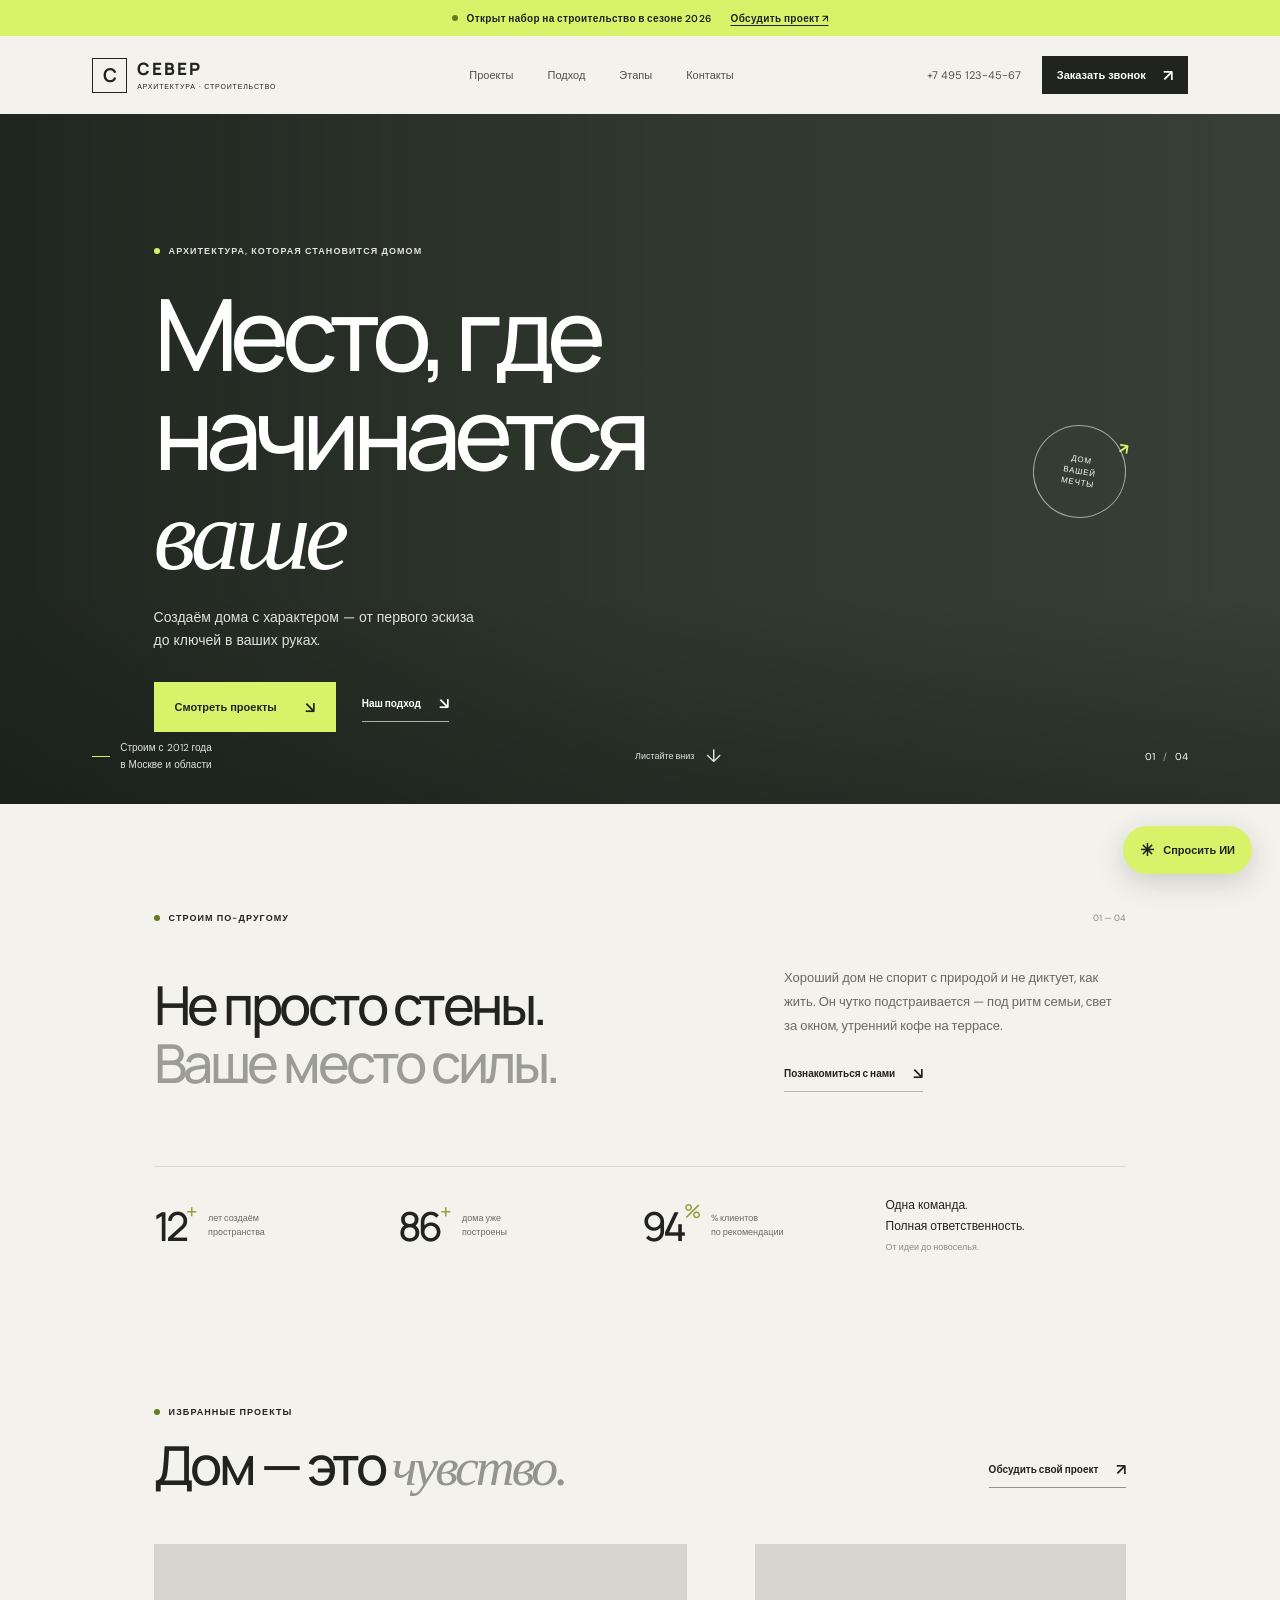
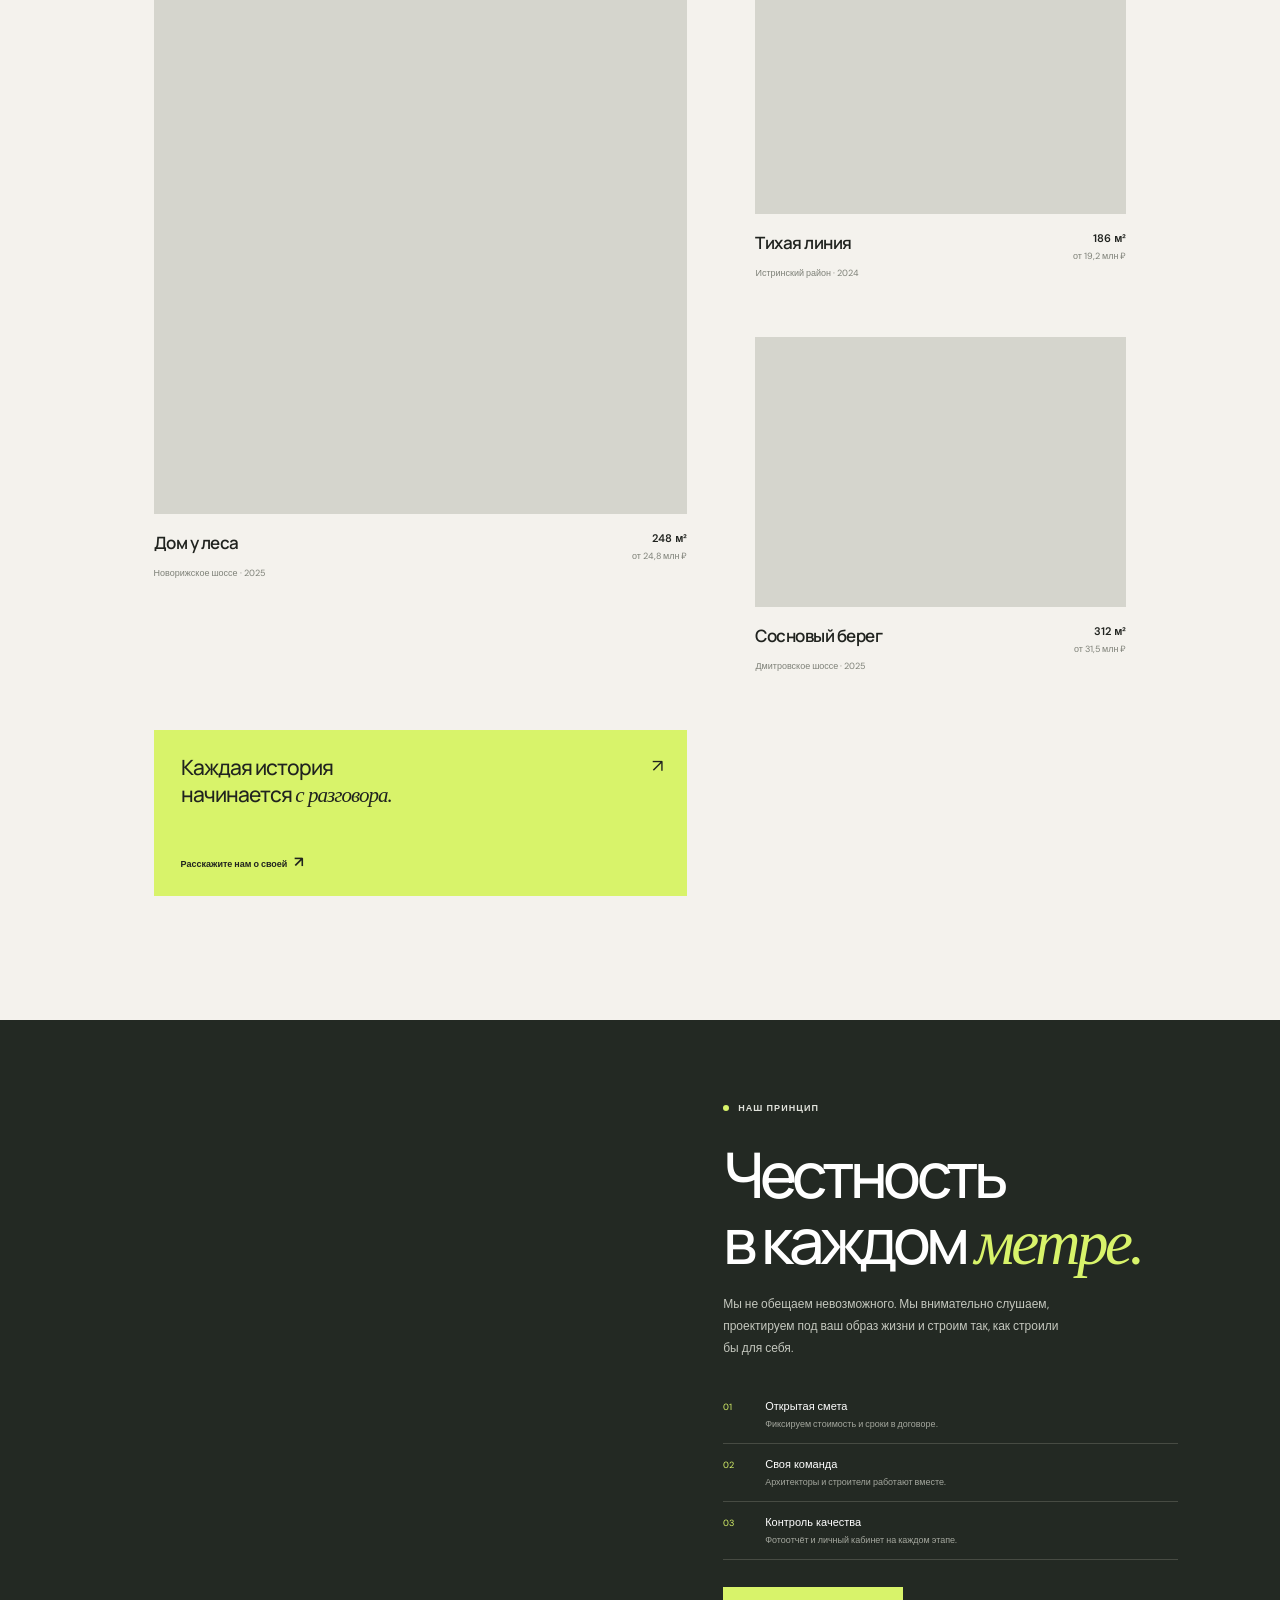
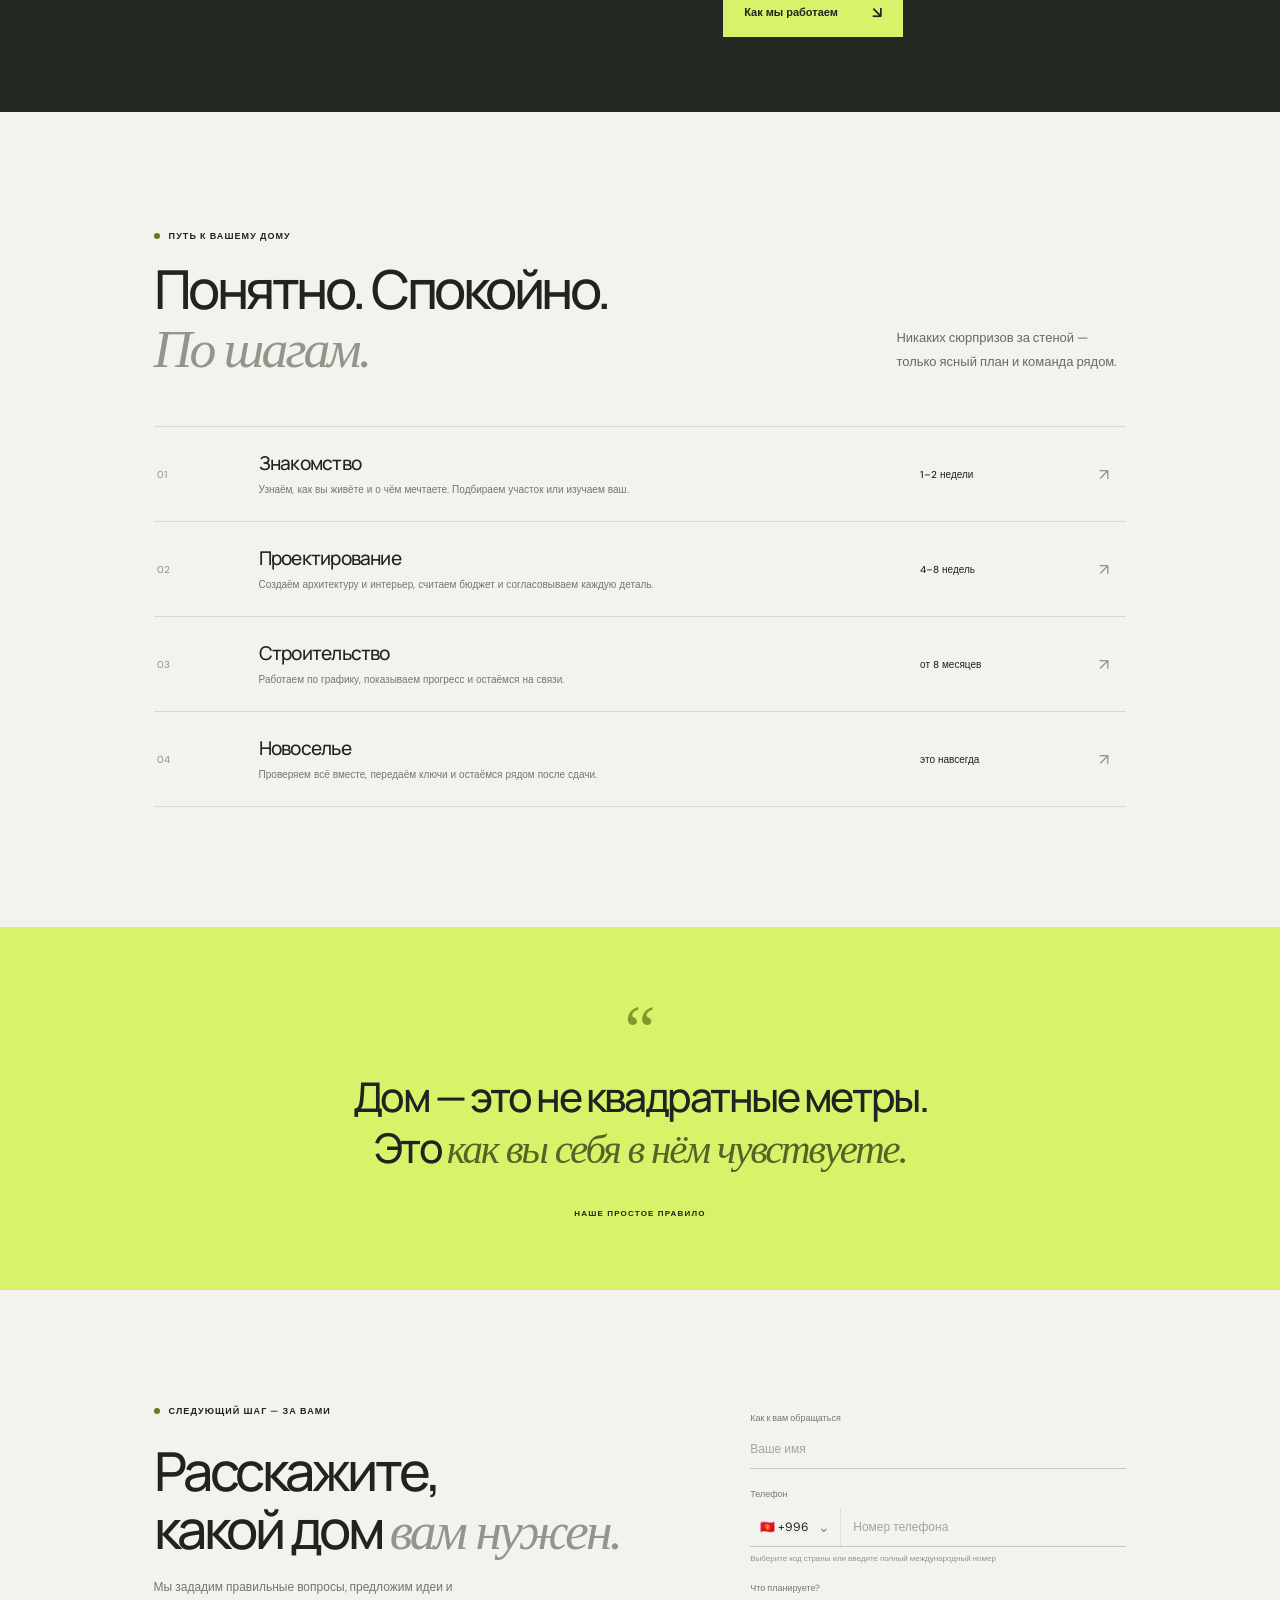
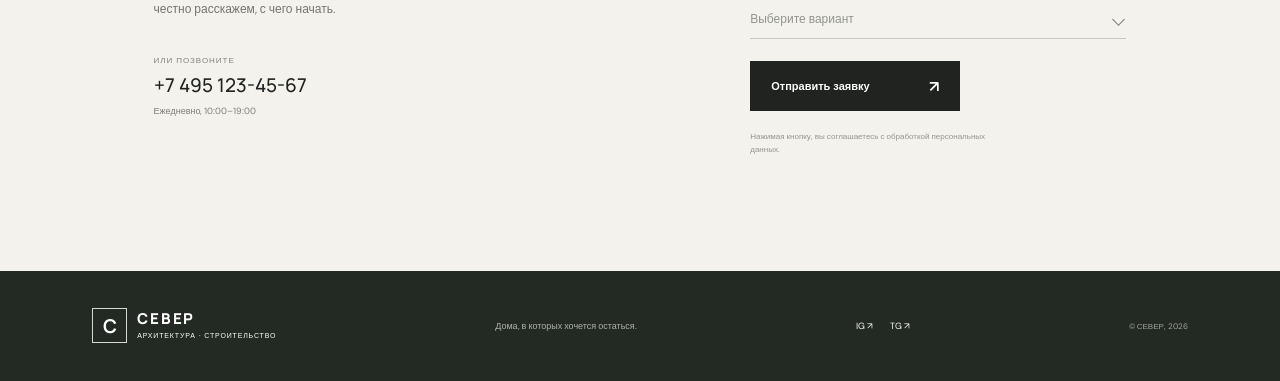
<file: index.html>
<!DOCTYPE html>
<html lang="ru">
<head>
  <meta charset="UTF-8">
  <meta name="viewport" content="width=device-width, initial-scale=1.0">
  <meta name="theme-color" content="#f4f2ed">
  <meta name="description" content="СЕВЕР — проектируем и строим дома, в которых хочется жить. Архитектура, строительство и интерьер под ключ.">
  <title>СЕВЕР — архитектура и строительство</title>
  <link rel="preconnect" href="https://fonts.googleapis.com">
  <link rel="preconnect" href="https://fonts.gstatic.com" crossorigin>
  <link href="https://fonts.googleapis.com/css2?family=DM+Sans:wght@400;500;600;700&family=Manrope:wght@400;500;600;700;800&display=swap" rel="stylesheet">
  <link rel="stylesheet" href="style.css">
  <script src="main.js" defer></script>
</head>
<body>
  <div class="announcement"><span class="announcement-dot"></span> Открыт набор на строительство в сезоне 2026 <a href="#contact">Обсудить проект <span>↗</span></a></div>
  <header class="header" id="top">
    <a class="brand" href="#top" aria-label="СЕВЕР — на главную"><span class="brand-mark">С</span><span class="brand-name">СЕВЕР<small>АРХИТЕКТУРА · СТРОИТЕЛЬСТВО</small></span></a>
    <nav class="nav" id="navigation">
      <a href="#projects">Проекты</a><a href="#approach">Подход</a><a href="#process">Этапы</a><a href="#contact">Контакты</a>
    </nav>
    <div class="header-actions"><a class="phone" href="tel:+74951234567">+7 495 123-45-67</a><a href="#contact" class="button button-dark button-small">Заказать звонок <span>↗</span></a></div>
    <button class="menu-toggle" aria-label="Открыть меню" aria-expanded="false"><span></span><span></span></button>
  </header>

  <main>
    <section class="hero">
      <div class="hero-image"></div><div class="hero-shade"></div>
      <div class="hero-content">
        <div class="eyebrow eyebrow-light"><span></span> Архитектура, которая становится домом</div>
        <h1>Место, где<br>начинается <em>ваше</em></h1>
        <p>Создаём дома с характером — от первого эскиза до ключей в ваших руках.</p>
        <div class="hero-buttons"><a class="button button-lime" href="#projects">Смотреть проекты <span>↘</span></a><a class="text-link light-link" href="#approach">Наш подход <span>↘</span></a></div>
      </div>
      <div class="hero-bottom"><div class="hero-note"><span class="note-line"></span> Строим с 2012 года<br>в Москве и области</div><a class="scroll-cue" href="#intro"><span>Листайте вниз</span><b>↓</b></a><div class="hero-index">01 <span>/</span> 04</div></div>
      <div class="hero-stamp"><span>ДОМ<br>ВАШЕЙ<br>МЕЧТЫ</span><b>↗</b></div>
    </section>

    <section class="intro section-pad" id="intro">
      <div class="intro-kicker"><span class="eyebrow"><span></span> Строим по-другому</span><span class="muted">01 — 04</span></div>
      <div class="intro-grid"><h2>Не просто стены.<br><span>Ваше место силы.</span></h2><div class="intro-copy"><p>Хороший дом не спорит с природой и не диктует, как жить. Он чутко подстраивается — под ритм семьи, свет за окном, утренний кофе на террасе.</p><a class="text-link" href="#approach">Познакомиться с нами <span>↘</span></a></div></div>
      <div class="stats"><div><strong data-count="12">0</strong><span>лет создаём<br>пространства</span></div><div><strong data-count="86">0</strong><span>дома уже<br>построены</span></div><div><strong data-count="94">0</strong><span>% клиентов<br>по рекомендации</span></div><div class="stats-note">Одна команда.<br>Полная ответственность.<br><span>От идеи до новоселья.</span></div></div>
    </section>

    <section class="projects section-pad" id="projects">
      <div class="section-heading"><div><span class="eyebrow"><span></span> Избранные проекты</span><h2>Дом — это <em>чувство.</em></h2></div><a class="text-link desktop-link" href="#contact">Обсудить свой проект <span>↗</span></a></div>
      <div class="project-grid">
        <article class="project-card project-large"><a href="#contact" class="project-image image-one" aria-label="Обсудить проект Дом у леса"><span class="project-open">↗</span></a><div class="project-info"><div><h3>Дом у леса</h3><span>Новорижское шоссе · 2025</span></div><div class="project-meta"><b>248 м²</b><span>от 24,8 млн ₽</span></div></div></article>
        <article class="project-card project-small"><a href="#contact" class="project-image image-two" aria-label="Обсудить проект Тихая линия"><span class="project-open">↗</span></a><div class="project-info"><div><h3>Тихая линия</h3><span>Истринский район · 2024</span></div><div class="project-meta"><b>186 м²</b><span>от 19,2 млн ₽</span></div></div></article>
        <article class="project-card project-small"><a href="#contact" class="project-image image-three" aria-label="Обсудить проект Сосновый берег"><span class="project-open">↗</span></a><div class="project-info"><div><h3>Сосновый берег</h3><span>Дмитровское шоссе · 2025</span></div><div class="project-meta"><b>312 м²</b><span>от 31,5 млн ₽</span></div></div></article>
        <a class="project-cta" href="#contact"><span class="cta-arrow">↗</span><span>Каждая история<br>начинается <em>с разговора.</em></span><b>Расскажите нам о своей <span>↗</span></b></a>
      </div>
    </section>

    <section class="approach" id="approach">
      <div class="approach-photo"></div><div class="approach-content"><span class="eyebrow eyebrow-light"><span></span> Наш принцип</span><h2>Честность<br>в каждом <em>метре.</em></h2><p>Мы не обещаем невозможного. Мы внимательно слушаем, проектируем под ваш образ жизни и строим так, как строили бы для себя.</p><div class="approach-points"><div><span>01</span><b>Открытая смета</b><small>Фиксируем стоимость и сроки в договоре.</small></div><div><span>02</span><b>Своя команда</b><small>Архитекторы и строители работают вместе.</small></div><div><span>03</span><b>Контроль качества</b><small>Фотоотчёт и личный кабинет на каждом этапе.</small></div></div><a class="button button-lime" href="#process">Как мы работаем <span>↘</span></a></div>
    </section>

    <section class="process section-pad" id="process">
      <div class="section-heading"><div><span class="eyebrow"><span></span> Путь к вашему дому</span><h2>Понятно. Спокойно.<br><em>По шагам.</em></h2></div><p>Никаких сюрпризов за стеной — только ясный план и команда рядом.</p></div>
      <div class="process-list"><article><span>01</span><div><h3>Знакомство</h3><p>Узнаём, как вы живёте и о чём мечтаете. Подбираем участок или изучаем ваш.</p></div><b>1–2 недели</b><i>↗</i></article><article><span>02</span><div><h3>Проектирование</h3><p>Создаём архитектуру и интерьер, считаем бюджет и согласовываем каждую деталь.</p></div><b>4–8 недель</b><i>↗</i></article><article><span>03</span><div><h3>Строительство</h3><p>Работаем по графику, показываем прогресс и остаёмся на связи.</p></div><b>от 8 месяцев</b><i>↗</i></article><article><span>04</span><div><h3>Новоселье</h3><p>Проверяем всё вместе, передаём ключи и остаёмся рядом после сдачи.</p></div><b>это навсегда</b><i>↗</i></article></div>
    </section>

    <section class="quote-band"><div class="quote-mark">“</div><blockquote>Дом — это не квадратные метры.<br>Это <em>как вы себя в нём чувствуете.</em></blockquote><span>НАШЕ ПРОСТОЕ ПРАВИЛО</span></section>

    <section class="contact section-pad" id="contact">
      <div class="contact-copy"><span class="eyebrow"><span></span> Следующий шаг — за вами</span><h2>Расскажите,<br>какой дом <em>вам нужен.</em></h2><p>Мы зададим правильные вопросы, предложим идеи и честно расскажем, с чего начать.</p><div class="contact-detail"><span>ИЛИ ПОЗВОНИТЕ</span><a href="tel:+74951234567">+7 495 123-45-67</a><small>Ежедневно, 10:00–19:00</small></div></div>
      <form class="contact-form" id="contactForm"><label>Как к вам обращаться<input name="name" type="text" placeholder="Ваше имя" required minlength="2"></label><label>Телефон<input name="phone" type="tel" placeholder="+7 (___) ___-__-__" required></label><label>Что планируете?<select name="plan" required><option value="" disabled selected>Выберите вариант</option><option>Построить дом</option><option>Нужен проект</option><option>Подобрать участок</option><option>Пока изучаю варианты</option></select></label><button class="button button-dark" type="submit">Отправить заявку <span>↗</span></button><p class="form-note">Нажимая кнопку, вы соглашаетесь с обработкой персональных данных.</p><div class="form-success" role="status" aria-live="polite">Спасибо! Мы скоро свяжемся с вами.</div></form>
    </section>
  </main>

  <footer class="footer"><a class="brand brand-footer" href="#top"><span class="brand-mark">С</span><span class="brand-name">СЕВЕР<small>АРХИТЕКТУРА · СТРОИТЕЛЬСТВО</small></span></a><span>Дома, в которых хочется остаться.</span><div><a href="https://instagram.com" aria-label="Instagram">IG ↗</a><a href="https://t.me" aria-label="Telegram">TG ↗</a></div><small>© СЕВЕР, 2026</small></footer>
</body>
</html>
</file>
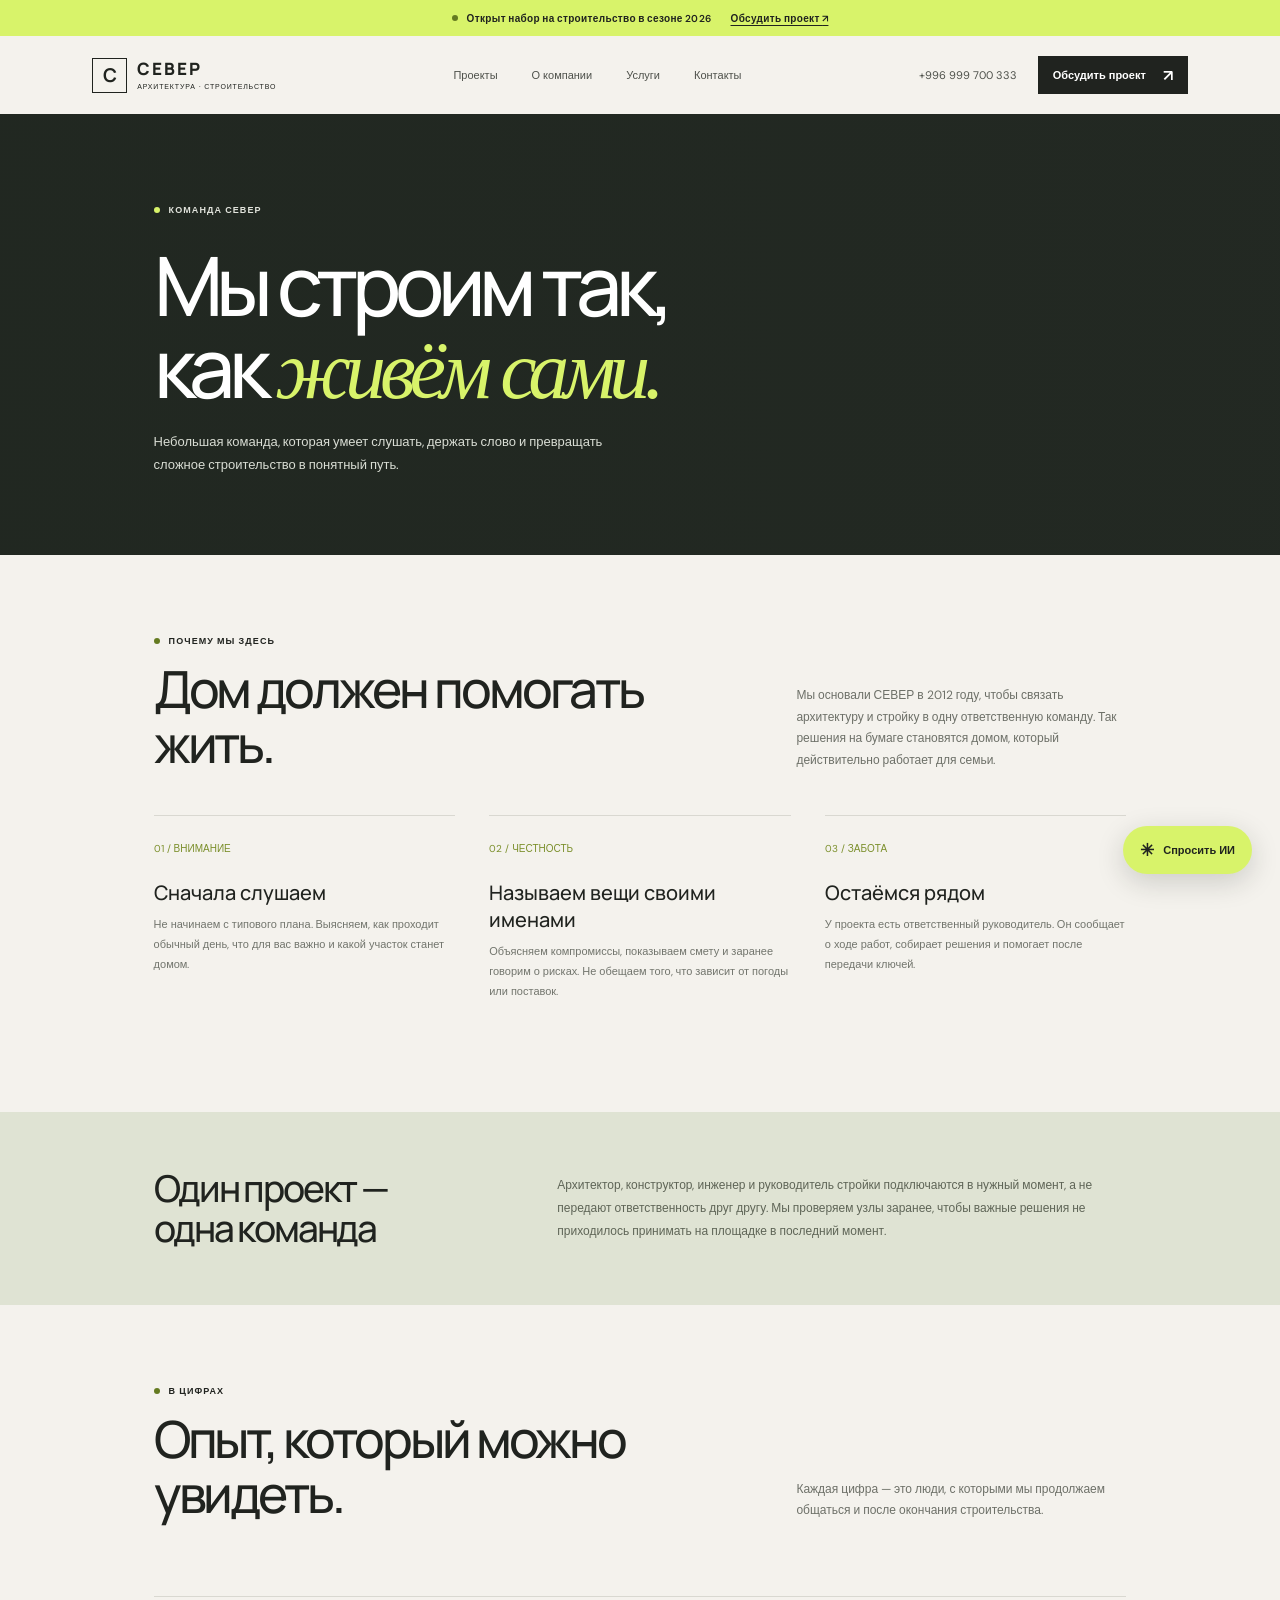
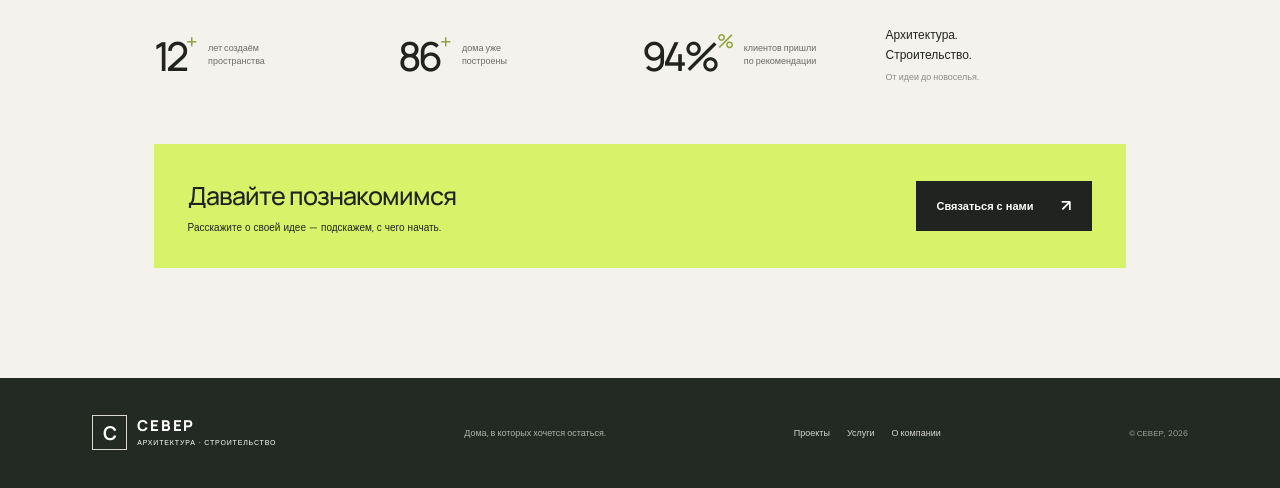
<file: about.html>
<!DOCTYPE html>
<html lang="ru">
<head>
  <meta charset="UTF-8"><meta name="viewport" content="width=device-width, initial-scale=1.0"><meta name="theme-color" content="#f4f2ed">
  <meta name="description" content="СЕВЕР — команда архитекторов и строителей, создающая продуманные загородные дома полного цикла.">
  <title>О компании — СЕВЕР</title><link rel="preconnect" href="https://fonts.googleapis.com"><link rel="preconnect" href="https://fonts.gstatic.com" crossorigin>
  <link href="https://fonts.googleapis.com/css2?family=DM+Sans:wght@400;500;600;700&family=Manrope:wght@400;500;600;700;800&display=swap" rel="stylesheet"><link rel="stylesheet" href="style.css"><script src="bot-core.js" defer></script><script src="main.js" defer></script>
</head>
<body>
  <div class="announcement"><span class="announcement-dot"></span> Открыт набор на строительство в сезоне 2026 <a href="index.html#contact">Обсудить проект <span>↗</span></a></div>
  <header class="header" id="top"><a class="brand" href="index.html"><span class="brand-mark">С</span><span class="brand-name">СЕВЕР<small>АРХИТЕКТУРА · СТРОИТЕЛЬСТВО</small></span></a><nav class="nav" id="navigation"><a href="projects.html">Проекты</a><a href="about.html">О компании</a><a href="serves.html">Услуги</a><a href="index.html#contact">Контакты</a></nav><div class="header-actions"><a class="phone" href="tel:+996999700333">+996 999 700 333</a><a href="index.html#contact" class="button button-dark button-small">Обсудить проект <span>↗</span></a></div><button class="menu-toggle" aria-label="Открыть меню" aria-expanded="false"><span></span><span></span></button></header>
  <main>
    <section class="inner-hero"><span class="eyebrow eyebrow-light"><span></span> Команда СЕВЕР</span><h1>Мы строим так,<br>как <em>живём сами.</em></h1><p>Небольшая команда, которая умеет слушать, держать слово и превращать сложное строительство в понятный путь.</p></section>
    <section class="page-body"><div class="page-heading"><div><span class="eyebrow"><span></span> Почему мы здесь</span><h2>Дом должен помогать жить.</h2></div><p>Мы основали СЕВЕР в 2012 году, чтобы связать архитектуру и стройку в одну ответственную команду. Так решения на бумаге становятся домом, который действительно работает для семьи.</p></div>
      <div class="values-grid"><article class="value-card reveal"><span>01 / ВНИМАНИЕ</span><h3>Сначала слушаем</h3><p>Не начинаем с типового плана. Выясняем, как проходит обычный день, что для вас важно и какой участок станет домом.</p></article><article class="value-card reveal"><span>02 / ЧЕСТНОСТЬ</span><h3>Называем вещи своими именами</h3><p>Объясняем компромиссы, показываем смету и заранее говорим о рисках. Не обещаем того, что зависит от погоды или поставок.</p></article><article class="value-card reveal"><span>03 / ЗАБОТА</span><h3>Остаёмся рядом</h3><p>У проекта есть ответственный руководитель. Он сообщает о ходе работ, собирает решения и помогает после передачи ключей.</p></article></div>
    </section>
    <section class="detail-band"><h2>Один проект — одна команда</h2><p>Архитектор, конструктор, инженер и руководитель стройки подключаются в нужный момент, а не передают ответственность друг другу. Мы проверяем узлы заранее, чтобы важные решения не приходилось принимать на площадке в последний момент.</p></section>
    <section class="page-body"><div class="page-heading"><div><span class="eyebrow"><span></span> В цифрах</span><h2>Опыт, который можно увидеть.</h2></div><p>Каждая цифра — это люди, с которыми мы продолжаем общаться и после окончания строительства.</p></div><div class="stats"><div><strong>12</strong><span>лет создаём<br>пространства</span></div><div><strong>86</strong><span>дома уже<br>построены</span></div><div><strong>94%</strong><span>клиентов пришли<br>по рекомендации</span></div><div class="stats-note">Архитектура.<br>Строительство.<br><span>От идеи до новоселья.</span></div></div><div class="page-cta"><div><h3>Давайте познакомимся</h3><p>Расскажите о своей идее — подскажем, с чего начать.</p></div><a class="button button-dark" href="index.html#contact">Связаться с нами <span>↗</span></a></div></section>
  </main>
  <footer class="footer"><a class="brand brand-footer" href="index.html"><span class="brand-mark">С</span><span class="brand-name">СЕВЕР<small>АРХИТЕКТУРА · СТРОИТЕЛЬСТВО</small></span></a><span>Дома, в которых хочется остаться.</span><div class="footer-nav"><a href="projects.html">Проекты</a><a href="services.html">Услуги</a><a href="about.html">О компании</a></div><small>© СЕВЕР, 2026</small></footer>
</body>
</html>
</file>
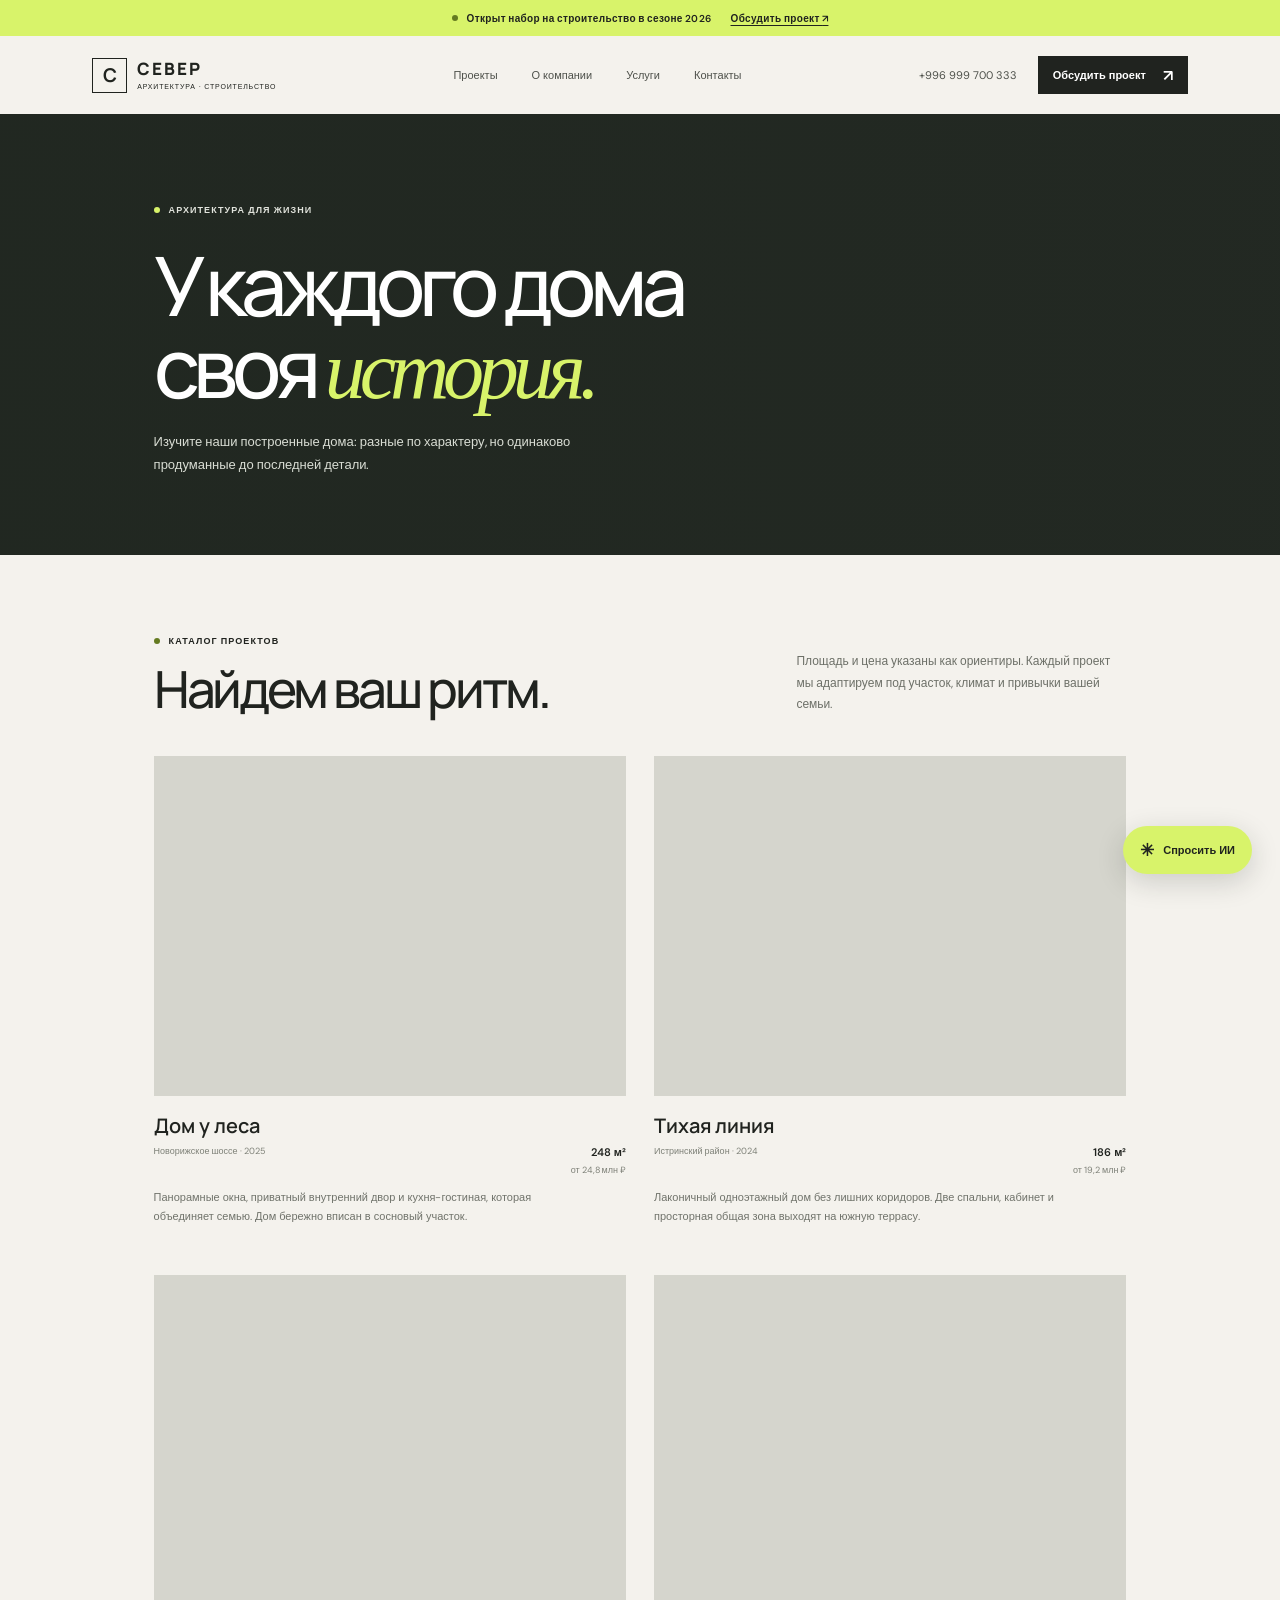
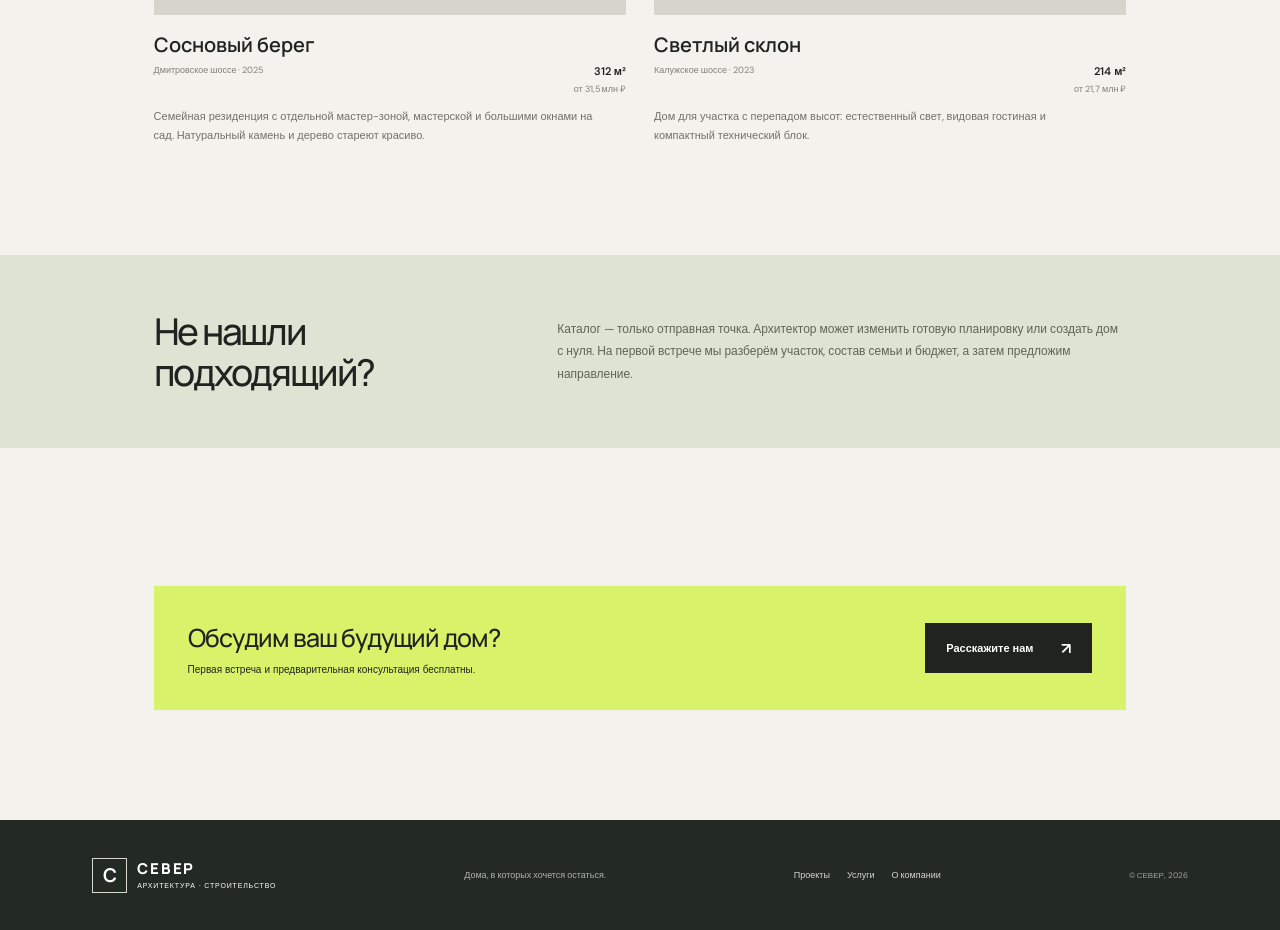
<file: projects.html>
<!DOCTYPE html>
<html lang="ru">
<head>
  <meta charset="UTF-8"><meta name="viewport" content="width=device-width, initial-scale=1.0"><meta name="theme-color" content="#f4f2ed">
  <meta name="description" content="Проекты загородных домов СЕВЕР: архитектура, планировки, материалы и стоимость строительства.">
  <title>Проекты домов — СЕВЕР</title>
  <link rel="preconnect" href="https://fonts.googleapis.com"><link rel="preconnect" href="https://fonts.gstatic.com" crossorigin>
  <link href="https://fonts.googleapis.com/css2?family=DM+Sans:wght@400;500;600;700&family=Manrope:wght@400;500;600;700;800&display=swap" rel="stylesheet"><link rel="stylesheet" href="style.css"><script src="bot-core.js" defer></script><script src="main.js" defer></script>
</head>
<body>
  <div class="announcement"><span class="announcement-dot"></span> Открыт набор на строительство в сезоне 2026 <a href="index.html#contact">Обсудить проект <span>↗</span></a></div>
  <header class="header" id="top"><a class="brand" href="index.html"><span class="brand-mark">С</span><span class="brand-name">СЕВЕР<small>АРХИТЕКТУРА · СТРОИТЕЛЬСТВО</small></span></a><nav class="nav" id="navigation"><a href="projects.html">Проекты</a><a href="about.html">О компании</a><a href="serves.html">Услуги</a><a href="index.html#contact">Контакты</a></nav><div class="header-actions"><a class="phone" href="tel:+996999700333">+996 999 700 333</a><a href="index.html#contact" class="button button-dark button-small">Обсудить проект <span>↗</span></a></div><button class="menu-toggle" aria-label="Открыть меню" aria-expanded="false"><span></span><span></span></button></header>
  <main>
    <section class="inner-hero"><span class="eyebrow eyebrow-light"><span></span> Архитектура для жизни</span><h1>У каждого дома<br>своя <em>история.</em></h1><p>Изучите наши построенные дома: разные по характеру, но одинаково продуманные до последней детали.</p></section>
    <section class="page-body"><div class="page-heading"><div><span class="eyebrow"><span></span> Каталог проектов</span><h2>Найдем ваш ритм.</h2></div><p>Площадь и цена указаны как ориентиры. Каждый проект мы адаптируем под участок, климат и привычки вашей семьи.</p></div>
      <div class="project-catalog">
        <article class="catalog-card reveal"><a href="index.html#contact" class="project-image image-one" aria-label="Запросить проект Дом у леса"><span class="project-open">↗</span></a><h3>Дом у леса</h3><div class="project-info"><span>Новорижское шоссе · 2025</span><div class="project-meta"><b>248 м²</b><span>от 24,8 млн ₽</span></div></div><p class="catalog-description">Панорамные окна, приватный внутренний двор и кухня-гостиная, которая объединяет семью. Дом бережно вписан в сосновый участок.</p></article>
        <article class="catalog-card reveal"><a href="index.html#contact" class="project-image image-two" aria-label="Запросить проект Тихая линия"><span class="project-open">↗</span></a><h3>Тихая линия</h3><div class="project-info"><span>Истринский район · 2024</span><div class="project-meta"><b>186 м²</b><span>от 19,2 млн ₽</span></div></div><p class="catalog-description">Лаконичный одноэтажный дом без лишних коридоров. Две спальни, кабинет и просторная общая зона выходят на южную террасу.</p></article>
        <article class="catalog-card reveal"><a href="index.html#contact" class="project-image image-three" aria-label="Запросить проект Сосновый берег"><span class="project-open">↗</span></a><h3>Сосновый берег</h3><div class="project-info"><span>Дмитровское шоссе · 2025</span><div class="project-meta"><b>312 м²</b><span>от 31,5 млн ₽</span></div></div><p class="catalog-description">Семейная резиденция с отдельной мастер-зоной, мастерской и большими окнами на сад. Натуральный камень и дерево стареют красиво.</p></article>
        <article class="catalog-card reveal"><a href="index.html#contact" class="project-image image-two" aria-label="Запросить проект Светлый склон"><span class="project-open">↗</span></a><h3>Светлый склон</h3><div class="project-info"><span>Калужское шоссе · 2023</span><div class="project-meta"><b>214 м²</b><span>от 21,7 млн ₽</span></div></div><p class="catalog-description">Дом для участка с перепадом высот: естественный свет, видовая гостиная и компактный технический блок.</p></article>
      </div>
    </section>
    <section class="detail-band"><h2>Не нашли подходящий?</h2><p>Каталог — только отправная точка. Архитектор может изменить готовую планировку или создать дом с нуля. На первой встрече мы разберём участок, состав семьи и бюджет, а затем предложим направление.</p></section>
    <section class="page-body"><div class="page-cta"><div><h3>Обсудим ваш будущий дом?</h3><p>Первая встреча и предварительная консультация бесплатны.</p></div><a class="button button-dark" href="index.html#contact">Расскажите нам <span>↗</span></a></div></section>
  </main>
  <footer class="footer"><a class="brand brand-footer" href="index.html"><span class="brand-mark">С</span><span class="brand-name">СЕВЕР<small>АРХИТЕКТУРА · СТРОИТЕЛЬСТВО</small></span></a><span>Дома, в которых хочется остаться.</span><div class="footer-nav"><a href="projects.html">Проекты</a><a href="services.html">Услуги</a><a href="about.html">О компании</a></div><small>© СЕВЕР, 2026</small></footer>
</body>
</html>
</file>
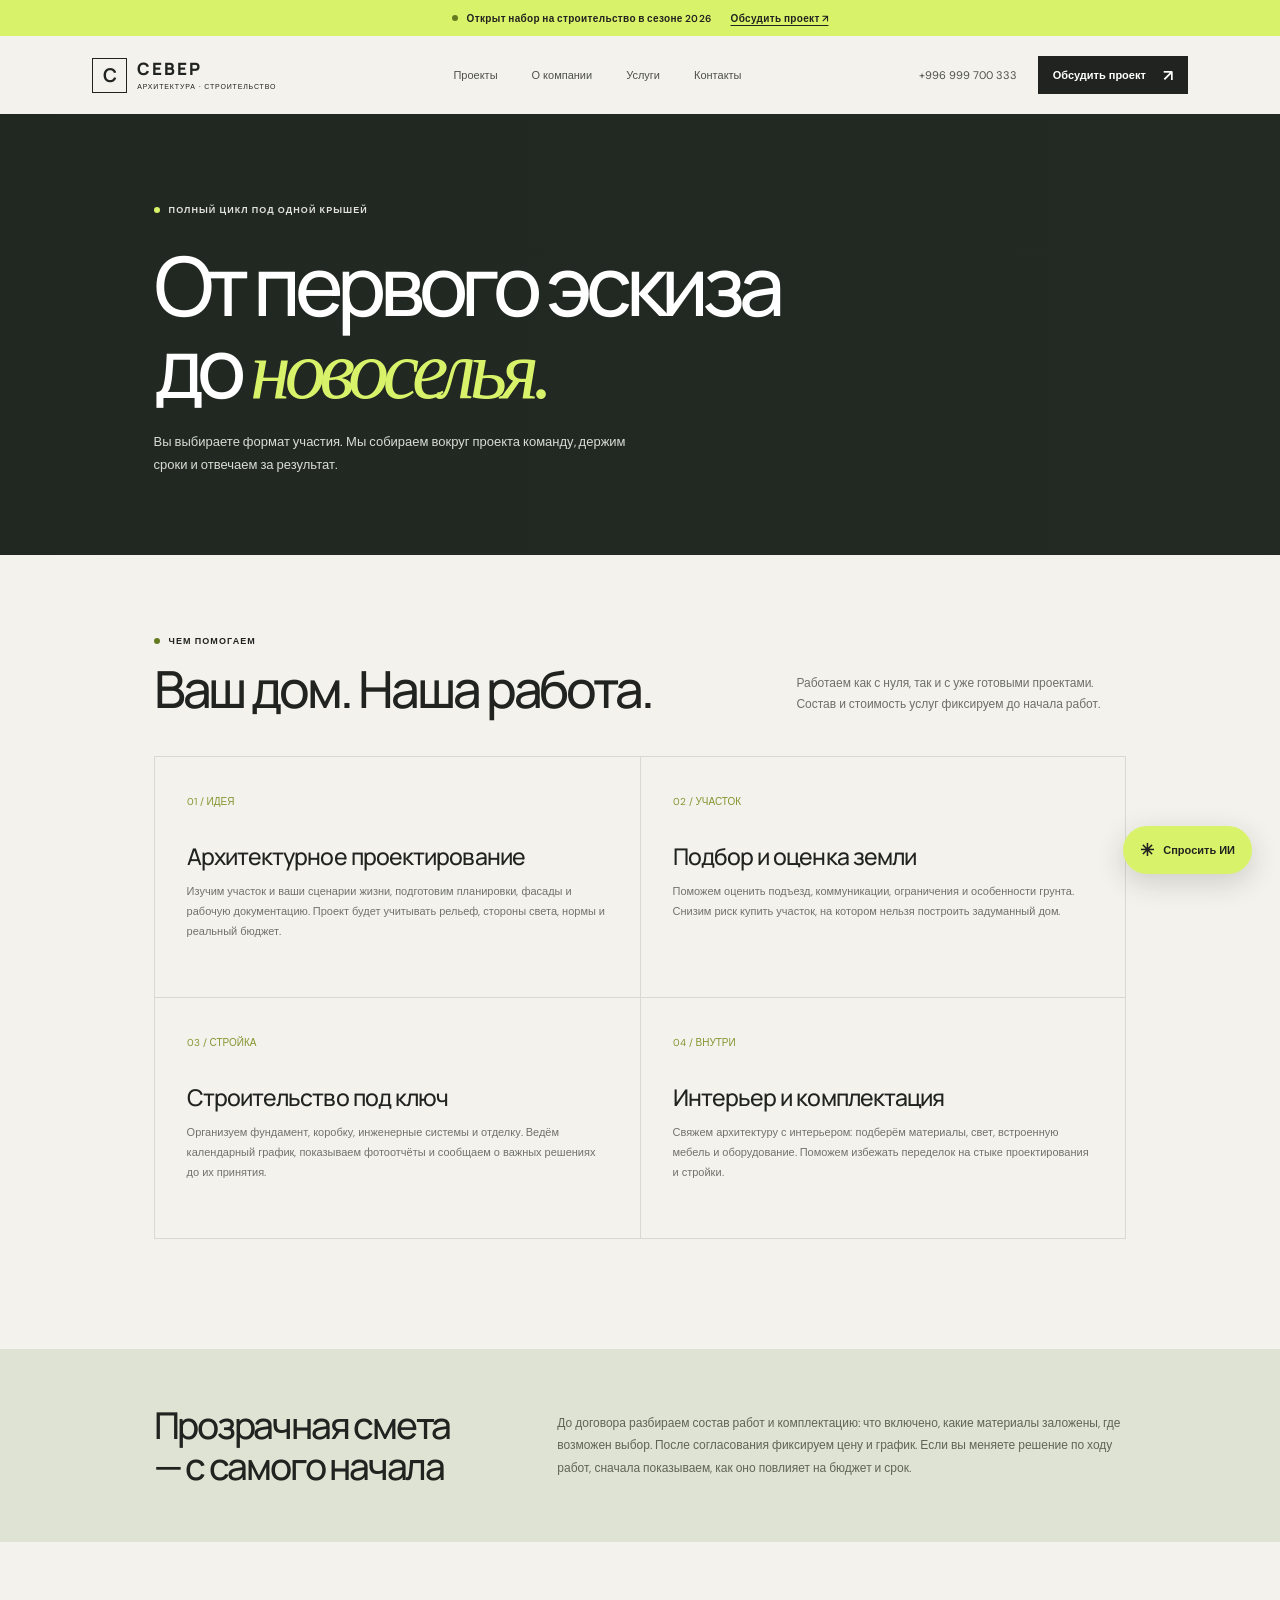
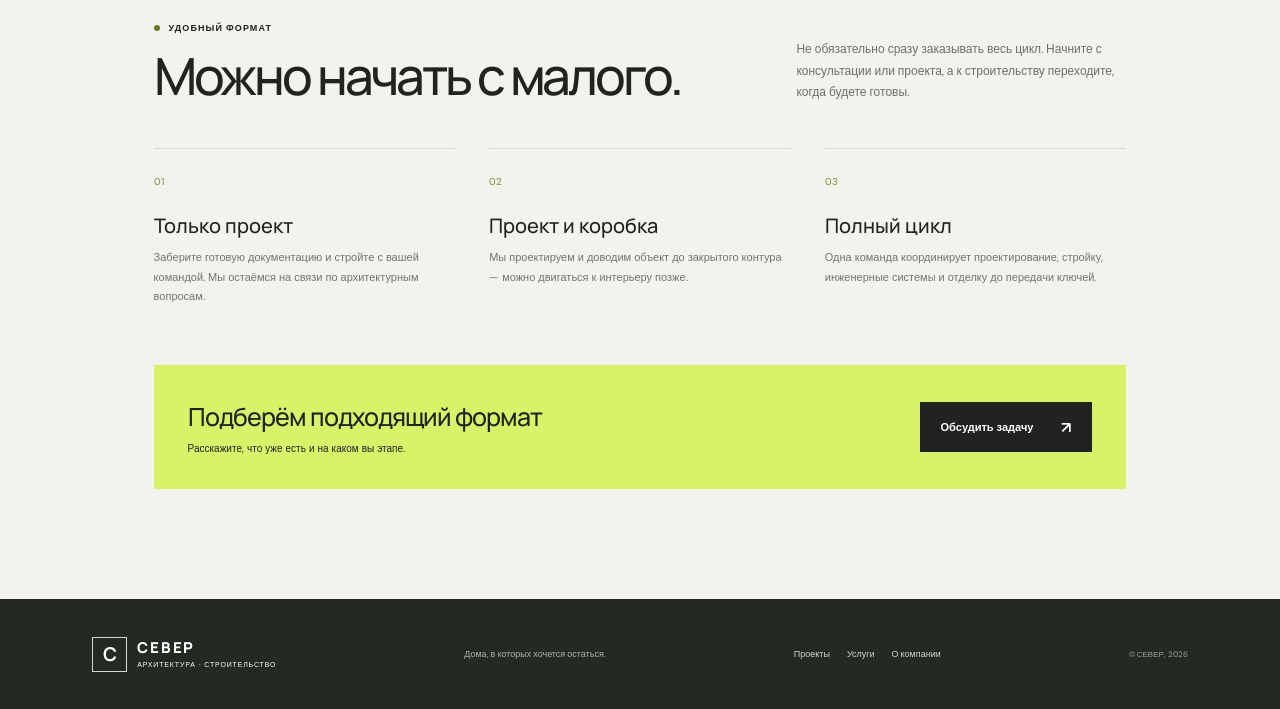
<file: serves.html>
<!DOCTYPE html>
<html lang="ru">
<head>
  <meta charset="UTF-8"><meta name="viewport" content="width=device-width, initial-scale=1.0"><meta name="theme-color" content="#f4f2ed">
  <meta name="description" content="Архитектурное проектирование, строительство загородных домов и комплектация интерьеров под ключ от компании СЕВЕР.">
  <title>Услуги — СЕВЕР</title><link rel="preconnect" href="https://fonts.googleapis.com"><link rel="preconnect" href="https://fonts.gstatic.com" crossorigin>
  <link href="https://fonts.googleapis.com/css2?family=DM+Sans:wght@400;500;600;700&family=Manrope:wght@400;500;600;700;800&display=swap" rel="stylesheet"><link rel="stylesheet" href="style.css"><script src="bot-core.js" defer></script><script src="main.js" defer></script>
</head>
<body>
  <div class="announcement"><span class="announcement-dot"></span> Открыт набор на строительство в сезоне 2026 <a href="index.html#contact">Обсудить проект <span>↗</span></a></div>
  <header class="header" id="top"><a class="brand" href="index.html"><span class="brand-mark">С</span><span class="brand-name">СЕВЕР<small>АРХИТЕКТУРА · СТРОИТЕЛЬСТВО</small></span></a><nav class="nav" id="navigation"><a href="projects.html">Проекты</a><a href="about.html">О компании</a><a href="serves.html">Услуги</a><a href="index.html#contact">Контакты</a></nav><div class="header-actions"><a class="phone" href="tel:+996999700333">+996 999 700 333</a><a href="index.html#contact" class="button button-dark button-small">Обсудить проект <span>↗</span></a></div><button class="menu-toggle" aria-label="Открыть меню" aria-expanded="false"><span></span><span></span></button></header>
  <main>
    <section class="inner-hero"><span class="eyebrow eyebrow-light"><span></span> Полный цикл под одной крышей</span><h1>От первого эскиза<br>до <em>новоселья.</em></h1><p>Вы выбираете формат участия. Мы собираем вокруг проекта команду, держим сроки и отвечаем за результат.</p></section>
    <section class="page-body"><div class="page-heading"><div><span class="eyebrow"><span></span> Чем помогаем</span><h2>Ваш дом. Наша работа.</h2></div><p>Работаем как с нуля, так и с уже готовыми проектами. Состав и стоимость услуг фиксируем до начала работ.</p></div>
      <div class="service-grid">
        <article class="service-card reveal"><span>01 / ИДЕЯ</span><h3>Архитектурное проектирование</h3><p>Изучим участок и ваши сценарии жизни, подготовим планировки, фасады и рабочую документацию. Проект будет учитывать рельеф, стороны света, нормы и реальный бюджет.</p></article>
        <article class="service-card reveal"><span>02 / УЧАСТОК</span><h3>Подбор и оценка земли</h3><p>Поможем оценить подъезд, коммуникации, ограничения и особенности грунта. Снизим риск купить участок, на котором нельзя построить задуманный дом.</p></article>
        <article class="service-card reveal"><span>03 / СТРОЙКА</span><h3>Строительство под ключ</h3><p>Организуем фундамент, коробку, инженерные системы и отделку. Ведём календарный график, показываем фотоотчёты и сообщаем о важных решениях до их принятия.</p></article>
        <article class="service-card reveal"><span>04 / ВНУТРИ</span><h3>Интерьер и комплектация</h3><p>Свяжем архитектуру с интерьером: подберём материалы, свет, встроенную мебель и оборудование. Поможем избежать переделок на стыке проектирования и стройки.</p></article>
      </div>
    </section>
    <section class="detail-band"><h2>Прозрачная смета — с самого начала</h2><p>До договора разбираем состав работ и комплектацию: что включено, какие материалы заложены, где возможен выбор. После согласования фиксируем цену и график. Если вы меняете решение по ходу работ, сначала показываем, как оно повлияет на бюджет и срок.</p></section>
    <section class="page-body"><div class="page-heading"><div><span class="eyebrow"><span></span> Удобный формат</span><h2>Можно начать с малого.</h2></div><p>Не обязательно сразу заказывать весь цикл. Начните с консультации или проекта, а к строительству переходите, когда будете готовы.</p></div><div class="values-grid"><article class="value-card"><span>01</span><h3>Только проект</h3><p>Заберите готовую документацию и стройте с вашей командой. Мы остаёмся на связи по архитектурным вопросам.</p></article><article class="value-card"><span>02</span><h3>Проект и коробка</h3><p>Мы проектируем и доводим объект до закрытого контура — можно двигаться к интерьеру позже.</p></article><article class="value-card"><span>03</span><h3>Полный цикл</h3><p>Одна команда координирует проектирование, стройку, инженерные системы и отделку до передачи ключей.</p></article></div><div class="page-cta"><div><h3>Подберём подходящий формат</h3><p>Расскажите, что уже есть и на каком вы этапе.</p></div><a class="button button-dark" href="index.html#contact">Обсудить задачу <span>↗</span></a></div></section>
  </main>
  <footer class="footer"><a class="brand brand-footer" href="index.html"><span class="brand-mark">С</span><span class="brand-name">СЕВЕР<small>АРХИТЕКТУРА · СТРОИТЕЛЬСТВО</small></span></a><span>Дома, в которых хочется остаться.</span><div class="footer-nav"><a href="projects.html">Проекты</a><a href="services.html">Услуги</a><a href="about.html">О компании</a></div><small>© СЕВЕР, 2026</small></footer>
</body>
</html>
</file>
<file: style.css>
:root{--paper:#f4f2ed;--ink:#20231f;--muted:#85877f;--lime:#d8f36a;--line:#d9d8d1;--dark:#20231f;--font:'DM Sans',sans-serif;--display:'Manrope',sans-serif}*{box-sizing:border-box}html{scroll-behavior:smooth}body{margin:0;background:var(--paper);color:var(--ink);font-family:var(--font);-webkit-font-smoothing:antialiased}a{color:inherit;text-decoration:none}button,input,select{font:inherit}.announcement{height:36px;background:var(--lime);display:flex;align-items:center;justify-content:center;gap:9px;font-size:10px;font-weight:600;letter-spacing:.035em}.announcement-dot,.eyebrow>span{width:6px;height:6px;border-radius:50%;background:#647a20;display:inline-block}.announcement a{margin-left:10px;text-decoration:underline;text-underline-offset:3px}.header{height:78px;padding:0 7.2%;display:flex;align-items:center;justify-content:space-between;background:var(--paper);position:relative;z-index:5}.brand{display:flex;align-items:center;gap:10px}.brand-mark{width:35px;height:35px;border:1px solid var(--ink);display:grid;place-items:center;font-family:var(--display);font-weight:700;font-size:19px}.brand-name{font-family:var(--display);font-size:17px;font-weight:800;letter-spacing:.12em;line-height:1}.brand-name small{display:block;font:500 7px var(--font);letter-spacing:.12em;margin-top:5px}.nav,.header-actions{display:flex;align-items:center}.nav{gap:34px}.nav a,.phone{font-size:11px;color:#4e514b;transition:color .2s}.nav a:hover,.phone:hover{color:#829d2a}.header-actions{gap:21px}.button{min-height:50px;padding:0 21px;display:inline-flex;align-items:center;justify-content:space-between;gap:28px;border:0;cursor:pointer;font-size:11px;font-weight:600;transition:transform .2s,background .2s}.button:hover{transform:translateY(-2px)}.button span,.text-link span{font-size:16px}.button-small{min-height:38px;padding:0 15px;gap:17px}.button-dark{background:var(--dark);color:white}.button-dark:hover{background:#3a4033}.button-lime{background:var(--lime);color:var(--ink)}.button-lime:hover{background:#e3fb8b}.menu-toggle{display:none;background:none;border:0}.hero{height:min(690px,calc(100svh - 114px));min-height:560px;position:relative;color:#fff;overflow:hidden;background:#3a4238}.hero-image{position:absolute;inset:0;background:url('https://images.unsplash.com/photo-160059 마?auto=format&fit=crop&w=2200&q=88') center 53%/cover no-repeat;transform:scale(1.02);animation:heroIn 1.2s ease-out both}.hero-image{background-image:url('https://images.unsplash.com/photo-1600607687939-ce8a6c25118c?auto=format&fit=crop&w=2200&q=88')}@keyframes heroIn{from{transform:scale(1.08);opacity:.5}to{transform:scale(1.02);opacity:1}}.hero-shade{position:absolute;inset:0;background:linear-gradient(90deg,rgba(17,23,18,.63) 0%,rgba(17,23,18,.25) 51%,rgba(17,23,18,.05) 100%),linear-gradient(0deg,rgba(12,18,13,.34),transparent 30%)}.hero-content{position:absolute;left:12%;top:19%;max-width:650px}.eyebrow{font-size:9px;letter-spacing:.12em;text-transform:uppercase;font-weight:600;display:flex;align-items:center;gap:9px}.eyebrow-light{color:#e1e3dc}.eyebrow-light>span{background:var(--lime)}.hero h1{font:500 clamp(58px,7.8vw,104px)/.99 var(--display);letter-spacing:-.075em;margin:27px 0 20px}.hero h1 em,h2 em,blockquote em{font-family:Georgia,serif;font-weight:400;letter-spacing:-.055em}.hero-content>p{font-size:14px;line-height:1.7;max-width:335px;color:#e0e2db;margin:0 0 29px}.hero-buttons{display:flex;align-items:center;gap:26px}.text-link{font-size:10px;font-weight:600;display:inline-flex;align-items:center;gap:18px;padding-bottom:7px;border-bottom:1px solid #92938c}.light-link{border-color:#aeb0a7;color:white}.hero-bottom{position:absolute;bottom:31px;left:7.2%;right:7.2%;display:flex;align-items:end;justify-content:space-between}.hero-note{font-size:10px;line-height:1.7;color:#e2e3dd;position:relative;padding-left:28px}.note-line{position:absolute;width:18px;height:1px;background:var(--lime);left:0;top:7px}.scroll-cue{display:flex;gap:12px;align-items:center;font-size:9px;color:#e3e3de}.scroll-cue b{font-size:18px;font-weight:400}.hero-index{font-size:10px}.hero-index span{color:#a5a79e;padding:0 5px}.hero-stamp{position:absolute;right:12%;top:45%;width:93px;height:93px;border:1px solid rgba(255,255,255,.55);border-radius:50%;display:grid;place-items:center;text-align:center;font-size:8px;letter-spacing:.1em;line-height:1.45;transform:rotate(10deg)}.hero-stamp b{position:absolute;font-size:15px;right:0;top:6px;color:var(--lime)}.section-pad{padding:108px 12%}.intro-kicker{display:flex;justify-content:space-between;align-items:center}.muted{font-size:9px;color:var(--muted)}.intro-grid{display:grid;grid-template-columns:1.2fr .8fr;gap:12%;margin-top:42px;align-items:end}.intro h2,.section-heading h2,.contact h2{font:500 clamp(36px,4.2vw,56px)/1.08 var(--display);letter-spacing:-.065em;margin:0}.intro h2 span{color:#9b9d94}.intro-copy{max-width:370px}.intro-copy p,.section-heading>p{font-size:13px;line-height:1.85;color:#666a62;margin:0 0 23px}.intro-copy .text-link{border-color:#b5b6ae}.stats{margin-top:74px;padding-top:28px;border-top:1px solid var(--line);display:grid;grid-template-columns:repeat(3,1fr) 1.1fr;gap:25px}.stats>div:not(.stats-note){display:flex;align-items:center;gap:13px}.stats strong{font:500 40px var(--display);letter-spacing:-.08em}.stats strong:after{content:'+';font-size:20px;vertical-align:top;color:#8fa239}.stats div:nth-child(3) strong:after{content:'%';font-size:19px}.stats span{font-size:9px;line-height:1.5;color:#696d64}.stats-note{font-size:12px;line-height:1.7}.stats-note span{color:#8b8e84}.projects{padding-top:42px;padding-bottom:124px}.section-heading{display:flex;align-items:end;justify-content:space-between;margin-bottom:48px}.section-heading h2{margin-top:18px}.section-heading h2 em,.contact h2 em{color:#92958b}.desktop-link{margin-bottom:8px}.project-grid{display:grid;grid-template-columns:1.18fr .82fr;column-gap:7%;row-gap:56px}.project-card{min-width:0}.project-large{grid-row:span 2}.project-image{height:270px;display:block;position:relative;overflow:hidden;background:#d5d5cd}.project-large .project-image{height:570px}.image-one{background:url('https://images.unsplash.com/photo-1600607687920-4e2a09cf159d?auto=format&fit=crop&w=1300&q=85') center/cover}.image-two{background:url('https://images.unsplash.com/photo-1600566753086-00f18fb6b3ea?auto=format&fit=crop&w=1100&q=85') center/cover}.image-three{background:url('https://images.unsplash.com/photo-1600607687644-c7171b42498f?auto=format&fit=crop&w=1100&q=85') center/cover}.project-image:after{content:'';position:absolute;inset:0;background:rgba(18,25,17,0);transition:background .35s}.project-image:hover:after{background:rgba(18,25,17,.15)}.project-open{position:absolute;right:16px;top:16px;width:37px;height:37px;background:var(--lime);border-radius:50%;display:grid;place-items:center;z-index:1;font-size:17px;transform:translateY(6px);opacity:0;transition:.25s}.project-image:hover .project-open{transform:none;opacity:1}.project-info{display:flex;justify-content:space-between;padding-top:17px;align-items:start}.project-info h3{font:600 17px var(--display);margin:0 0 6px;letter-spacing:-.03em}.project-info span{font-size:9px;color:#7e8178}.project-meta{text-align:right;display:grid;gap:5px}.project-meta b{font-size:11px;font-weight:600}.project-cta{background:var(--lime);min-height:166px;padding:24px 27px;display:flex;flex-direction:column;justify-content:space-between;font:500 21px/1.25 var(--display);letter-spacing:-.045em;position:relative}.project-cta em{font-family:Georgia,serif}.project-cta .cta-arrow{position:absolute;right:25px;top:24px;font:18px var(--font)}.project-cta>b{font:600 9px var(--font);letter-spacing:0}.project-cta>b span{font-size:15px;padding-left:5px}.approach{min-height:660px;background:#232923;color:white;display:grid;grid-template-columns:1fr 1fr}.approach-photo{background:url('https://images.unsplash.com/photo-1600566753190-17f0baa2a6c3?auto=format&fit=crop&w=1300&q=85') center/cover;min-height:660px}.approach-content{padding:82px 16% 75px 13%;display:flex;align-items:flex-start;flex-direction:column}.approach h2{font:500 clamp(43px,5vw,63px)/1.04 var(--display);letter-spacing:-.07em;margin:28px 0 18px}.approach h2 em{color:var(--lime)}.approach-content>p{font-size:12px;line-height:1.8;color:#c4c7be;max-width:350px;margin:0}.approach-points{width:100%;margin:27px 0 27px}.approach-points div{display:grid;grid-template-columns:30px 1fr;column-gap:12px;padding:13px 0;border-bottom:1px solid #474b43}.approach-points div>span{grid-row:span 2;color:var(--lime);font-size:9px;padding-top:2px}.approach-points b{font-size:11px;font-weight:500}.approach-points small{font-size:9px;color:#a4a79e;margin-top:5px}.approach .button{min-width:180px}.process{padding-top:118px;padding-bottom:120px}.process .section-heading{align-items:end}.process .section-heading>p{max-width:230px;margin-bottom:4px}.process-list{border-top:1px solid var(--line)}.process-list article{display:grid;grid-template-columns:9% 1fr 17% 24px;align-items:center;gap:15px;border-bottom:1px solid var(--line);padding:23px 3px}.process-list article>span{font-size:10px;color:#8b8e84}.process-list h3{font:500 19px var(--display);margin:0 0 6px;letter-spacing:-.04em}.process-list p{font-size:10px;color:#74776e;margin:0;max-width:435px;line-height:1.6}.process-list article>b{font-size:10px;font-weight:500}.process-list i{font-style:normal;font-size:16px;color:#8b8e84}.quote-band{background:var(--lime);padding:69px 12%;position:relative;text-align:center}.quote-mark{font:70px/1 Georgia;color:#83982c}.quote-band blockquote{font:500 clamp(26px,3.2vw,43px)/1.23 var(--display);letter-spacing:-.06em;margin:5px 0 26px}.quote-band blockquote em{color:#566327}.quote-band>span{font-size:8px;letter-spacing:.15em;font-weight:600}.contact{display:grid;grid-template-columns:1fr .8fr;gap:13%;padding-top:115px;padding-bottom:115px}.contact h2{margin:25px 0 17px}.contact-copy>p{font-size:12px;line-height:1.8;color:#73766e;max-width:330px}.contact-detail{display:grid;gap:7px;margin-top:35px}.contact-detail>span{font-size:8px;letter-spacing:.12em;color:#80837a}.contact-detail>a{font:500 19px var(--display)}.contact-detail small{font-size:9px;color:#7c7f76}.contact-form{padding-top:7px;display:flex;flex-direction:column;gap:19px}.contact-form label{font-size:9px;color:#767970;display:grid;gap:8px}.contact-form input,.contact-form select{background:transparent;border:0;border-bottom:1px solid #c9c9c1;padding:9px 0 11px;color:var(--ink);outline:none;font-size:12px;border-radius:0}.contact-form input:focus,.contact-form select:focus{border-color:#697e26}.contact-form input::placeholder{color:#a3a59e}.contact-form select{appearance:none;background-image:url("data:image/svg+xml,%3Csvg xmlns='http://www.w3.org/2000/svg' width='12' height='8' viewBox='0 0 12 8'%3E%3Cpath d='m1 1 5 5 5-5' fill='none' stroke='%23767770' stroke-width='1.4'/%3E%3C/svg%3E");background-repeat:no-repeat;background-position:right center}.contact-form select:invalid{color:#a3a59e}.contact-form .button{margin-top:3px;max-width:210px}.form-note{font-size:8px;color:#92958b;line-height:1.6;margin:0;max-width:260px}.form-success{display:none;padding:15px;background:#e7edce;color:#3c4b1b;font-size:12px}.form-success.visible{display:block}.footer{background:#232923;color:#fff;min-height:110px;padding:25px 7.2%;display:flex;align-items:center;justify-content:space-between}.brand-footer .brand-mark{border-color:#d7d9d1}.brand-footer .brand-name{font-size:15px}.footer>span{font-size:9px;color:#afb2a9}.footer>div{display:flex;gap:17px;font-size:9px}.footer>small{font-size:8px;color:#a1a49a}.reveal{opacity:0;transform:translateY(22px);transition:opacity .65s ease,transform .65s ease}.reveal.is-visible{opacity:1;transform:none}
@media(max-width:1000px){.header{padding:0 5%}.nav{gap:18px}.phone{display:none}.section-pad{padding-left:8%;padding-right:8%}.approach-content{padding-right:9%;padding-left:10%}.hero-content{left:9%}.project-grid{column-gap:5%}.project-large .project-image{height:520px}.project-image{height:240px}}
@media(max-width:700px){.announcement{font-size:8px;height:34px;gap:6px}.announcement a{margin-left:2px}.header{height:68px;padding:0 6%}.brand-mark{width:31px;height:31px}.brand-name{font-size:15px}.brand-name small{font-size:6px}.header-actions{margin-left:auto;margin-right:16px}.header-actions .button{min-height:34px;font-size:9px;padding:0 10px;gap:10px}.menu-toggle{display:flex;width:25px;height:30px;flex-direction:column;justify-content:center;gap:6px;padding:0}.menu-toggle span{height:1px;width:22px;background:#252821;transition:.25s}.nav{display:none;position:absolute;left:0;right:0;top:68px;background:var(--paper);padding:22px 7% 27px;flex-direction:column;align-items:flex-start;gap:20px;box-shadow:0 12px 20px #0000000d}.nav.open{display:flex}.nav a{font-size:13px}.menu-toggle[aria-expanded=true] span:first-child{transform:translateY(3.5px) rotate(45deg)}.menu-toggle[aria-expanded=true] span:last-child{transform:translateY(-3.5px) rotate(-45deg)}.hero{height:calc(100svh - 102px);min-height:570px;max-height:720px}.hero-image{background-position:58% center}.hero-shade{background:linear-gradient(90deg,rgba(17,23,18,.55),rgba(17,23,18,.12)),linear-gradient(0deg,rgba(12,18,13,.45),transparent 45%)}.hero-content{left:7%;right:7%;top:23%}.hero h1{font-size:clamp(58px,14vw,86px);margin:25px 0 17px}.hero-content>p{font-size:12px;max-width:290px}.hero-stamp{width:75px;height:75px;right:7%;top:auto;bottom:110px;font-size:7px}.hero-bottom{left:7%;right:7%;bottom:22px}.hero-note{font-size:9px}.scroll-cue{font-size:8px}.hero-index{font-size:9px}.section-pad{padding:77px 7%}.intro-grid{grid-template-columns:1fr;gap:20px;margin-top:30px}.intro h2,.section-heading h2,.contact h2{font-size:39px}.intro-copy{max-width:430px}.intro-copy p{font-size:12px}.stats{grid-template-columns:1fr 1fr;row-gap:20px;margin-top:42px;padding-top:22px}.stats strong{font-size:34px}.stats-note{font-size:10px}.projects{padding-top:30px;padding-bottom:80px}.section-heading{margin-bottom:31px;align-items:start}.section-heading h2{margin-top:14px}.desktop-link{display:none}.project-grid{grid-template-columns:1fr;row-gap:32px}.project-large{grid-row:auto}.project-large .project-image,.project-image{height:clamp(230px,69vw,380px)}.project-info{padding-top:13px}.project-info h3{font-size:15px}.project-info span{font-size:8px}.project-meta b{font-size:10px}.project-cta{min-height:150px;font-size:20px}.approach{grid-template-columns:1fr}.approach-photo{min-height:330px;background-position:center 55%}.approach-content{padding:60px 8% 66px}.approach h2{font-size:52px}.approach-content>p{font-size:11px}.approach-points{margin:20px 0 23px}.process{padding-top:78px;padding-bottom:80px}.process .section-heading{display:block}.process .section-heading>p{margin-top:18px;font-size:11px}.process-list article{grid-template-columns:32px 1fr 20px;gap:10px;padding:18px 0}.process-list article>b{grid-column:2;grid-row:2;font-size:9px;margin-top:4px}.process-list article>i{grid-column:3;grid-row:1/3}.process-list h3{font-size:16px}.process-list p{font-size:9px}.quote-band{padding:55px 7%}.quote-mark{font-size:57px}.quote-band blockquote{font-size:28px}.contact{grid-template-columns:1fr;gap:38px;padding-top:78px;padding-bottom:78px}.contact h2{font-size:42px}.contact-copy>p{font-size:11px}.contact-detail{margin-top:24px}.contact-form{gap:17px}.footer{padding:23px 7%;min-height:140px;display:grid;grid-template-columns:1fr auto;gap:18px}.footer>span{grid-column:1;grid-row:2}.footer>div{grid-column:2;grid-row:1}.footer>small{grid-column:2;grid-row:2;text-align:right}}
@media(prefers-reduced-motion:reduce){html{scroll-behavior:auto}*,*:before,*:after{animation-duration:.01ms!important;transition-duration:.01ms!important;scroll-behavior:auto!important}}

/* Motion details */
body::before{content:"";position:fixed;z-index:20;inset:0 auto auto 0;height:2px;width:var(--scroll-progress,0%);background:var(--lime);pointer-events:none;transition:width .08s linear}
.hero-video{position:absolute;inset:0;width:100%;height:100%;object-fit:cover;object-position:center 53%;transform:scale(1.02);animation:heroIn 1.2s ease-out both}
.hero-image{transition:transform .25s ease-out}
.project-image{background-color:#d5d5cd;transition:transform .6s cubic-bezier(.2,.75,.25,1)}
.project-card{transition:transform .45s cubic-bezier(.2,.75,.25,1)}
.project-card:hover .project-image{transform:scale(.985)}
.project-cta{overflow:hidden;transition:color .35s,transform .35s}
.project-cta:after{content:"";position:absolute;inset:0;background:#fff5;transform:translateX(-110%) skewX(-15deg);transition:transform .55s}
.project-cta:hover:after{transform:translateX(110%) skewX(-15deg)}
.process-list article{transition:padding .3s ease,background .3s ease}
.process-list article:hover{padding-left:13px;padding-right:13px;background:#eeede6}
.approach-photo{background-attachment:scroll;transition:background-position .2s ease-out}
@media(max-width:700px){.hero-video{object-position:58% center}}
@media(prefers-reduced-motion:reduce){.hero-video{display:none}.project-card,.project-image,.approach-photo,.process-list article{transition:none!important}}
.hero-note .note-line{top:50%;transform:translateY(-50%)}
.contact-detail>a.email-link{font-size:12px;color:#797d73}
.form-success.is-error{background:#f2e4dd;color:#78412d}
.phone-control{display:flex;position:relative;align-items:center;border-bottom:1px solid #c9c9c1;transition:border-color .2s}
.phone-control:focus-within{border-color:#697e26}
.contact-form .phone-control input{flex:1;width:0;border:0;padding:10px 0 11px 12px}
.country-picker{position:relative;flex:0 0 auto}
.country-trigger{min-width:86px;height:38px;padding:0 10px;border:0;border-right:1px solid #dedfd7;background:transparent;display:flex;align-items:center;justify-content:space-between;gap:9px;color:var(--ink);font-size:12px;cursor:pointer}
.country-trigger b{font-size:14px;font-weight:400;color:#82867b}
.country-menu{position:absolute;z-index:15;left:0;top:calc(100% + 9px);width:280px;padding:10px;background:#fff;border:1px solid #e1e2db;box-shadow:0 14px 34px #20231f21}
.country-menu[hidden],.custom-select-menu[hidden]{display:none}
.country-search{width:100%;border:1px solid #e0e1da!important;padding:10px!important;font-size:11px!important}
.country-options{max-height:220px;overflow:auto;margin:7px -3px 5px}
.country-option{width:100%;display:flex;justify-content:space-between;align-items:center;padding:9px 8px;border:0;background:transparent;text-align:left;font-size:11px;color:#454940;cursor:pointer}
.country-option:hover,.country-option:focus-visible{background:#f1f2eb;outline:none}.country-option b{font-weight:500;color:#85887f}
.country-menu>small{display:block;border-top:1px solid #ecece7;padding:9px 4px 2px;color:#888b82;font-size:9px;line-height:1.5}
.phone-hint{font-size:8px!important;color:#90938a!important;margin-top:-2px}
.hero-bottom{align-items:center}
.hero-note{display:flex;align-items:center;gap:10px;min-height:34px;padding-left:0}
.hero-note .note-line{position:static;top:auto;transform:none;flex:0 0 18px}
.hero-note-copy{display:block;font-size:10px;line-height:1.55}
.custom-select{position:relative}
.custom-select-trigger{width:100%;display:flex;align-items:center;justify-content:space-between;text-align:left;background:transparent;border:0;border-bottom:1px solid #c9c9c1;border-radius:0;padding:9px 25px 11px 0;color:var(--ink);font-size:12px;cursor:pointer;transition:border-color .2s}
.custom-select-trigger:after{content:"";position:absolute;right:3px;top:13px;width:8px;height:8px;border-right:1px solid #73776d;border-bottom:1px solid #73776d;transform:rotate(45deg);transition:transform .2s,top .2s}
.custom-select-trigger[aria-expanded="true"]{border-color:#697e26}.custom-select-trigger[aria-expanded="true"]:after{top:17px;transform:rotate(225deg)}
.custom-select-trigger.is-placeholder{color:#92958b}.custom-select-trigger.is-invalid{border-color:#b35a3d}
.custom-select-menu{position:absolute;z-index:12;top:calc(100% + 7px);left:0;right:0;padding:6px;background:#fff;border:1px solid #e1e2db;box-shadow:0 14px 34px #20231f21;max-height:230px;overflow:auto;animation:selectIn .16s ease-out}
.custom-select-option{width:100%;border:0;background:transparent;text-align:left;padding:11px 12px;font-size:11px;color:#4d5148;cursor:pointer;transition:background .16s,color .16s}
.custom-select-option:hover,.custom-select-option:focus-visible{background:#eef2df;color:#303724;outline:none}
@keyframes selectIn{from{opacity:0;transform:translateY(-4px)}to{opacity:1;transform:translateY(0)}}
.visually-hidden{position:absolute!important;width:1px;height:1px;padding:0;margin:-1px;overflow:hidden;clip:rect(0,0,0,0);white-space:nowrap;border:0}
.chat-widget{position:fixed;z-index:30;right:28px;bottom:26px;font-family:var(--font)}
.chat-launcher{display:flex;align-items:center;gap:9px;padding:13px 17px;border:0;border-radius:99px;background:var(--lime);color:var(--ink);box-shadow:0 8px 28px #1c241e2e;font-size:11px;font-weight:700;cursor:pointer;transition:transform .2s,box-shadow .2s}
.chat-launcher:hover{transform:translateY(-3px);box-shadow:0 12px 32px #1c241e36}.chat-launcher-icon{font-size:17px}
.chat-panel{position:absolute;right:0;bottom:62px;width:min(360px,calc(100vw - 34px));height:440px;max-height:calc(100svh - 130px);background:var(--paper);border:1px solid #ddded5;box-shadow:0 18px 55px #151b1530;display:grid;grid-template-rows:auto 1fr auto;overflow:hidden}
.chat-panel[hidden]{display:none}.chat-head{display:flex;align-items:center;justify-content:space-between;background:#232923;color:white;padding:17px 18px}.chat-head b{font:600 13px var(--display);display:block}.chat-head small{display:flex;align-items:center;gap:7px;color:#c4c9be;font-size:9px;margin-top:6px}.chat-head i{width:6px;height:6px;border-radius:50%;background:var(--lime)}.chat-close{border:0;background:transparent;color:#fff;font-size:24px;line-height:1;cursor:pointer}.chat-messages{padding:16px;display:flex;flex-direction:column;gap:10px;overflow-y:auto}.chat-message{max-width:88%;padding:11px 12px;font-size:11px;line-height:1.65}.chat-assistant{align-self:flex-start;background:#e8e9e0;color:#41443d}.chat-user{align-self:flex-end;background:var(--lime);color:#282a24}.chat-form{display:flex;gap:8px;align-items:center;padding:12px;border-top:1px solid var(--line)}.chat-form input{min-width:0;flex:1;border:1px solid #d8d9d0;background:white;padding:12px;font-size:11px;outline:none}.chat-form input:focus{border-color:#87993d}.chat-form button{width:40px;height:40px;border:0;background:var(--dark);color:#fff;font-size:19px;cursor:pointer}.chat-form button:disabled{opacity:.5;cursor:wait}
.footer-nav{display:flex;gap:18px;font-size:9px;color:#d4d6cf}
.inner-hero{min-height:390px;padding:90px 12% 65px;background:#232923;color:#fff;position:relative;overflow:hidden}
.inner-hero:after{content:"";position:absolute;inset:0;background:linear-gradient(90deg,#202720e8,#20272030),url('https://images.unsplash.com/photo-1600607687939-ce8a6c25118c?auto=format&fit=crop&w=1800&q=85') center 52%/cover;opacity:.72}
.inner-hero>*{position:relative;z-index:1}.inner-hero h1{font:500 clamp(48px,7vw,82px)/1 var(--display);letter-spacing:-.075em;max-width:850px;margin:28px 0 18px}.inner-hero h1 em{font-family:Georgia,serif;font-weight:400;color:var(--lime)}.inner-hero p{max-width:500px;font-size:13px;line-height:1.8;color:#d9ddd4}
.page-body{padding:80px 12% 110px}.page-heading{display:flex;align-items:end;justify-content:space-between;gap:40px;margin-bottom:40px}.page-heading h2{font:500 clamp(34px,4vw,52px)/1.08 var(--display);letter-spacing:-.06em;margin:14px 0 0}.page-heading p{max-width:330px;color:#6d7068;font-size:12px;line-height:1.8;margin:0}.project-catalog{display:grid;grid-template-columns:1fr 1fr;gap:48px 28px}.catalog-card .project-image{height:340px}.catalog-card h3{font:600 20px var(--display);margin:16px 0 6px}.catalog-card .project-info{padding-top:0}.catalog-description{font-size:11px;color:#70736b;line-height:1.75;max-width:440px;margin:12px 0 0}.service-grid{display:grid;grid-template-columns:repeat(2,1fr);gap:1px;background:var(--line);border:1px solid var(--line)}.service-card{background:var(--paper);padding:32px;min-height:240px}.service-card>span{font-size:10px;color:#83952f}.service-card h3{font:500 23px var(--display);margin:30px 0 10px;letter-spacing:-.04em}.service-card p{font-size:11px;color:#70736b;line-height:1.8;max-width:420px;margin:0}.detail-band{background:#dfe3d3;padding:56px 12%;display:grid;grid-template-columns:.7fr 1.3fr;gap:10%;align-items:center}.detail-band h2{font:500 37px/1.1 var(--display);letter-spacing:-.06em;margin:0}.detail-band p{font-size:12px;line-height:1.9;color:#5f6557;margin:0}.values-grid{display:grid;grid-template-columns:repeat(3,1fr);gap:34px;margin-top:44px}.value-card{border-top:1px solid var(--line);padding-top:20px}.value-card span{font-size:10px;color:#7b8f2b}.value-card h3{font:500 20px var(--display);margin:22px 0 9px}.value-card p{font-size:11px;line-height:1.8;color:#72756d;margin:0}.page-cta{margin-top:58px;padding:34px;background:var(--lime);display:flex;align-items:center;justify-content:space-between;gap:20px}.page-cta h3{font:500 25px var(--display);letter-spacing:-.04em;margin:0}.page-cta p{font-size:10px;margin:8px 0 0}.page-cta .button{flex-shrink:0}
@media(max-width:700px){.hero-note-copy{font-size:9px}.chat-widget{right:14px;bottom:14px}.chat-launcher{padding:11px 14px;font-size:10px}.chat-panel{height:min(440px,calc(100svh - 110px));bottom:56px}.footer-nav{grid-column:1/-1;grid-row:3;gap:15px}.inner-hero{min-height:350px;padding:75px 7% 55px}.inner-hero h1{font-size:52px}.inner-hero p{font-size:11px}.page-body{padding:65px 7% 80px}.page-heading{display:block}.page-heading p{margin-top:18px}.project-catalog{grid-template-columns:1fr;gap:35px}.catalog-card .project-image{height:clamp(230px,69vw,380px)}.service-grid{grid-template-columns:1fr}.service-card{padding:25px;min-height:210px}.service-card h3{margin-top:22px}.detail-band{grid-template-columns:1fr;padding:45px 7%;gap:20px}.detail-band h2{font-size:31px}.values-grid{grid-template-columns:1fr;gap:24px}.value-card h3{margin:14px 0 7px}.page-cta{align-items:flex-start;flex-direction:column;padding:26px}.page-cta h3{font-size:23px}}
</file>
